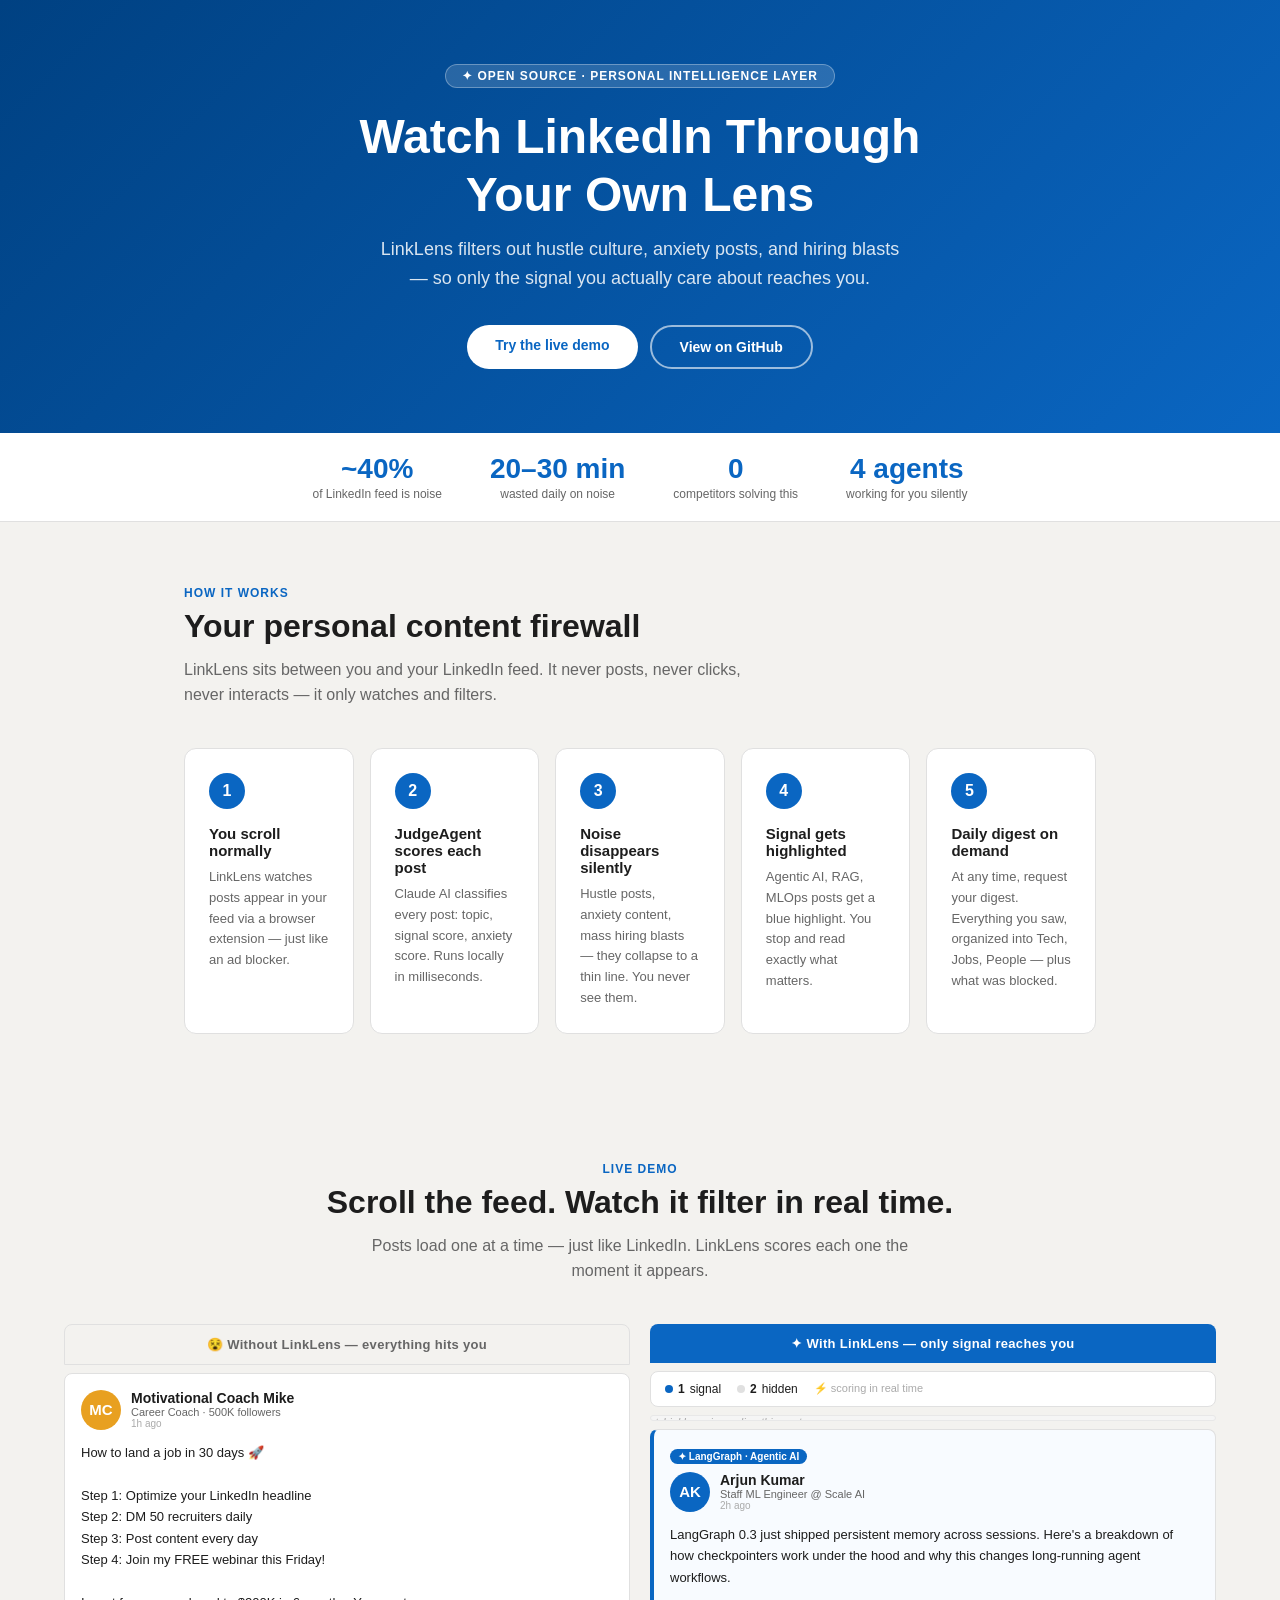
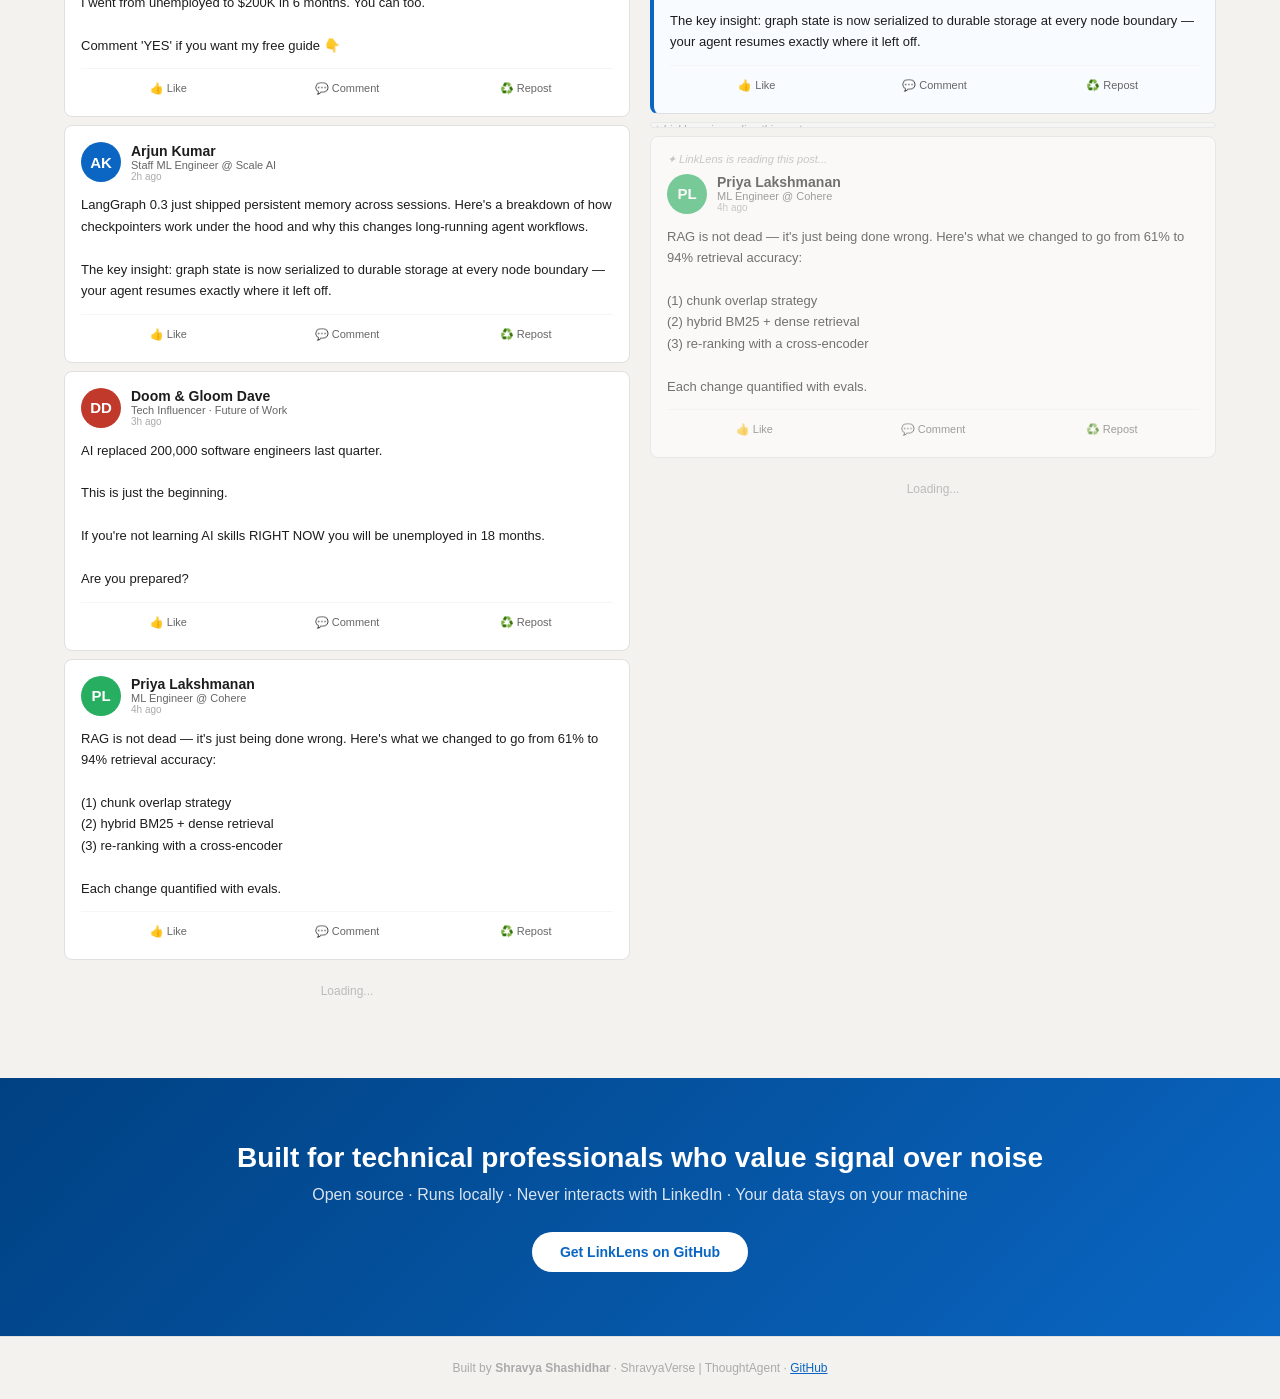
<file: demo-site/index.html>
<!DOCTYPE html>
<html lang="en">
<head>
  <meta charset="UTF-8" />
  <meta name="viewport" content="width=device-width, initial-scale=1.0" />
  <title>LinkLens — Watch LinkedIn Through Your Own Lens</title>
  <style>
    * { box-sizing: border-box; margin: 0; padding: 0; }

    :root {
      --blue: #0a66c2;
      --blue-dark: #004182;
      --blue-light: #f0f7ff;
      --green: #27ae60;
      --red: #c0392b;
      --bg: #f3f2ef;
      --card: #fff;
      --border: #e0e0e0;
      --text: #1d1d1d;
      --muted: #666;
    }

    body { background: var(--bg); font-family: -apple-system, BlinkMacSystemFont, "Segoe UI", Roboto, sans-serif; color: var(--text); }

    /* ── Hero ── */
    .hero {
      background: linear-gradient(135deg, #004182 0%, #0a66c2 100%);
      color: #fff;
      padding: 64px 24px;
      text-align: center;
    }
    .hero-badge {
      display: inline-block;
      background: rgba(255,255,255,0.15);
      border: 1px solid rgba(255,255,255,0.3);
      border-radius: 20px;
      padding: 4px 16px;
      font-size: 12px;
      font-weight: 600;
      letter-spacing: 1px;
      text-transform: uppercase;
      margin-bottom: 20px;
    }
    .hero h1 { font-size: clamp(28px, 5vw, 48px); font-weight: 800; margin-bottom: 12px; line-height: 1.2; }
    .hero p { font-size: 18px; opacity: 0.85; max-width: 540px; margin: 0 auto 32px; line-height: 1.6; }
    .hero-btns { display: flex; gap: 12px; justify-content: center; flex-wrap: wrap; }
    .btn-white { background: #fff; color: var(--blue); border: none; padding: 12px 28px; border-radius: 24px; font-size: 14px; font-weight: 700; cursor: pointer; text-decoration: none; display: inline-block; }
    .btn-outline { background: transparent; color: #fff; border: 2px solid rgba(255,255,255,0.6); padding: 12px 28px; border-radius: 24px; font-size: 14px; font-weight: 700; cursor: pointer; text-decoration: none; display: inline-block; }
    .btn-white:hover { background: #e8f0fe; }
    .btn-outline:hover { border-color: #fff; }

    /* ── Stats bar ── */
    .stats-bar {
      background: #fff;
      border-bottom: 1px solid var(--border);
      display: flex;
      justify-content: center;
      gap: 48px;
      padding: 20px 24px;
      flex-wrap: wrap;
    }
    .stat-item { text-align: center; }
    .stat-num { font-size: 28px; font-weight: 800; color: var(--blue); }
    .stat-label { font-size: 12px; color: var(--muted); margin-top: 2px; }

    /* ── Section ── */
    .section { max-width: 960px; margin: 0 auto; padding: 64px 24px; }
    .section-label { font-size: 12px; font-weight: 700; color: var(--blue); text-transform: uppercase; letter-spacing: 1px; margin-bottom: 8px; }
    .section-title { font-size: clamp(22px, 3vw, 32px); font-weight: 800; margin-bottom: 12px; }
    .section-sub { font-size: 16px; color: var(--muted); max-width: 560px; line-height: 1.6; }

    /* ── How it works ── */
    .steps { display: grid; grid-template-columns: repeat(5, 1fr); gap: 16px; margin-top: 40px; }
    @media (max-width: 800px) { .steps { grid-template-columns: repeat(2, 1fr); } }
    @media (max-width: 480px) { .steps { grid-template-columns: 1fr; } }
    .step { background: var(--card); border: 1px solid var(--border); border-radius: 12px; padding: 24px; }
    .step-num { width: 36px; height: 36px; background: var(--blue); color: #fff; border-radius: 50%; display: flex; align-items: center; justify-content: center; font-weight: 800; font-size: 16px; margin-bottom: 16px; }
    .step h3 { font-size: 15px; font-weight: 700; margin-bottom: 8px; }
    .step p { font-size: 13px; color: var(--muted); line-height: 1.6; }

    /* ── Demo ── */
    .demo-section { background: var(--bg); padding: 64px 0; }
    .demo-inner { max-width: 1200px; margin: 0 auto; padding: 0 24px; }
    .demo-header { text-align: center; margin-bottom: 40px; }

    /* Two-column layout */
    .demo-columns { display: grid; grid-template-columns: 1fr 1fr; gap: 20px; align-items: start; }
    @media (max-width: 700px) { .demo-columns { grid-template-columns: 1fr; } }

    .feed-col { display: flex; flex-direction: column; gap: 0; }
    .feed-col-header {
      border-radius: 8px 8px 0 0;
      padding: 12px 16px;
      font-size: 13px;
      font-weight: 700;
      text-align: center;
      margin-bottom: 8px;
      letter-spacing: 0.3px;
    }
    .feed-col-header.unfiltered {
      background: #f3f2ef;
      border: 1px solid var(--border);
      color: var(--muted);
    }
    .feed-col-header.filtered {
      background: var(--blue);
      color: #fff;
    }

    .feed { display: flex; flex-direction: column; gap: 8px; }

    /* Right column stats strip */
    .ll-stats {
      background: #fff;
      border: 1px solid var(--border);
      border-radius: 8px;
      padding: 10px 14px;
      display: flex;
      gap: 16px;
      font-size: 12px;
      margin-bottom: 8px;
      flex-wrap: wrap;
    }
    .ll-stat { display: flex; align-items: center; gap: 5px; }
    .ll-stat .dot { width: 8px; height: 8px; border-radius: 50%; flex-shrink: 0; }

    /* ── Post card ── */
    .ll-post {
      background: var(--card);
      border: 1px solid var(--border);
      border-radius: 8px;
      padding: 16px;
      position: relative;
      animation: fadeSlide 0.35s ease;
      overflow: hidden;
      transition: all 0.35s ease;
    }
    @keyframes fadeSlide { from { opacity: 0; transform: translateY(10px); } to { opacity: 1; transform: translateY(0); } }

    /* Scoring state */
    .ll-post[data-state="scoring"] { opacity: 0.6; }

    /* Hide state — silent thin line */
    .ll-post[data-state="hide"] {
      height: 6px !important;
      padding: 0 !important;
      border-color: #e8e8e8 !important;
      background: #f5f5f5 !important;
      overflow: hidden;
      cursor: pointer;
    }
    .ll-post[data-state="hide"]:hover { height: 20px !important; }
    .ll-post[data-state="hide"]::after {
      content: "Hidden by LinkLens · hover to peek";
      font-size: 10px;
      color: #bbb;
      display: flex;
      align-items: center;
      justify-content: center;
      height: 20px;
    }

    /* Highlight state */
    .ll-post[data-state="highlight"] {
      border-left: 4px solid var(--blue) !important;
      background: #f8fbff !important;
    }

    .post-header { display: flex; align-items: center; gap: 10px; margin-bottom: 12px; }
    .post-avatar { width: 40px; height: 40px; border-radius: 50%; display: flex; align-items: center; justify-content: center; font-weight: 800; font-size: 15px; color: #fff; flex-shrink: 0; }
    .post-meta { flex: 1; min-width: 0; }
    .post-author { font-weight: 700; font-size: 14px; }
    .post-role { font-size: 11px; color: var(--muted); white-space: nowrap; overflow: hidden; text-overflow: ellipsis; }
    .post-time { font-size: 10px; color: #aaa; }
    .post-text { font-size: 13px; line-height: 1.65; color: #1d1d1d; white-space: pre-wrap; }
    .post-actions { display: flex; gap: 4px; margin-top: 12px; padding-top: 8px; border-top: 1px solid #f5f5f5; }
    .post-btn { flex: 1; padding: 5px; background: none; border: none; font-size: 11px; color: var(--muted); cursor: pointer; border-radius: 4px; }
    .post-btn:hover { background: #f3f2ef; }

    .linklens-badge {
      display: inline-block;
      background: var(--blue);
      color: #fff;
      font-size: 10px;
      font-weight: 700;
      padding: 2px 8px;
      border-radius: 10px;
      margin-bottom: 8px;
    }

    .scoring-indicator {
      font-size: 11px;
      color: #aaa;
      font-style: italic;
      margin-bottom: 8px;
    }

    .sentinel { text-align: center; color: #bbb; font-size: 12px; padding: 16px; }

    .tag { display: inline-block; background: #e8f0fe; color: var(--blue); border-radius: 10px; padding: 2px 8px; font-size: 10px; margin: 2px; }

    /* ── Digest ── */
    .digest-box {
      background: var(--card);
      border: 1px solid var(--border);
      border-radius: 12px;
      padding: 24px;
      margin-top: 16px;
      display: none;
    }
    .digest-box.visible { display: block; animation: fadeSlide 0.4s ease; }
    .digest-stat {
      background: #f0faf4;
      border-left: 4px solid var(--green);
      padding: 10px 16px;
      border-radius: 4px;
      font-size: 14px;
      font-weight: 700;
      color: #1e8449;
      margin-bottom: 20px;
    }
    .digest-bucket { margin-bottom: 16px; }
    .digest-bucket h4 { font-size: 12px; font-weight: 800; color: var(--blue); text-transform: uppercase; letter-spacing: 0.5px; margin-bottom: 8px; }
    .digest-item { font-size: 13px; color: #333; padding: 4px 0 4px 16px; border-left: 2px solid #e0e0e0; margin-bottom: 4px; line-height: 1.5; }
    .digest-item.blocked { color: #aaa; font-style: italic; border-left-color: #f0f0f0; }
    .digest-btn { width: 100%; padding: 12px; background: var(--blue); color: #fff; border: none; border-radius: 8px; font-size: 14px; font-weight: 700; cursor: pointer; margin-top: 12px; }
    .digest-btn:hover { background: var(--blue-dark); }

    /* ── CTA ── */
    .cta { background: linear-gradient(135deg, #004182, #0a66c2); color: #fff; text-align: center; padding: 64px 24px; }
    .cta h2 { font-size: 28px; font-weight: 800; margin-bottom: 12px; }
    .cta p { font-size: 16px; opacity: 0.85; margin-bottom: 28px; }

    /* ── Footer ── */
    footer { text-align: center; padding: 24px; font-size: 12px; color: #aaa; border-top: 1px solid var(--border); }

    /* ── Onboarding modal ── */
    .modal-overlay {
      position: fixed;
      inset: 0;
      background: rgba(0,0,0,0.5);
      z-index: 1000;
      display: flex;
      align-items: center;
      justify-content: center;
      padding: 24px;
      backdrop-filter: blur(2px);
    }
    .modal-overlay.hidden { display: none; }
    .modal {
      background: #fff;
      border-radius: 16px;
      padding: 32px;
      max-width: 480px;
      width: 100%;
      box-shadow: 0 20px 60px rgba(0,0,0,0.2);
      animation: fadeSlide 0.3s ease;
    }
    .modal-logo { font-size: 20px; font-weight: 800; color: var(--blue); margin-bottom: 4px; }
    .modal h2 { font-size: 22px; font-weight: 800; margin-bottom: 6px; }
    .modal p { font-size: 14px; color: var(--muted); margin-bottom: 20px; line-height: 1.5; }
    .modal-options { display: flex; flex-direction: column; gap: 8px; margin-bottom: 24px; }
    .modal-option {
      display: flex;
      align-items: center;
      gap: 12px;
      padding: 10px 14px;
      border: 1.5px solid var(--border);
      border-radius: 8px;
      cursor: pointer;
      transition: border-color 0.15s, background 0.15s;
      user-select: none;
    }
    .modal-option:hover { border-color: var(--blue); background: var(--blue-light); }
    .modal-option.selected { border-color: var(--blue); background: var(--blue-light); }
    .modal-option input { display: none; }
    .modal-option .opt-emoji { font-size: 18px; width: 24px; text-align: center; }
    .modal-option .opt-label { font-size: 13px; font-weight: 500; color: #333; }
    .modal-option .opt-check {
      margin-left: auto;
      width: 18px;
      height: 18px;
      border: 2px solid var(--border);
      border-radius: 4px;
      display: flex;
      align-items: center;
      justify-content: center;
      font-size: 11px;
      color: var(--blue);
      transition: border-color 0.15s;
    }
    .modal-option.selected .opt-check { border-color: var(--blue); background: var(--blue); color: #fff; }
    .modal-start {
      width: 100%;
      padding: 14px;
      background: var(--blue);
      color: #fff;
      border: none;
      border-radius: 10px;
      font-size: 15px;
      font-weight: 700;
      cursor: pointer;
      transition: background 0.15s;
    }
    .modal-start:hover { background: var(--blue-dark); }
    .modal-skip { display: block; text-align: center; font-size: 12px; color: var(--muted); margin-top: 10px; cursor: pointer; }
    .modal-skip:hover { color: var(--blue); }
  </style>
</head>
<body>

<!-- Hero -->
<section class="hero">
  <div class="hero-badge">✦ Open Source · Personal Intelligence Layer</div>
  <h1>Watch LinkedIn Through<br>Your Own Lens</h1>
  <p>LinkLens filters out hustle culture, anxiety posts, and hiring blasts — so only the signal you actually care about reaches you.</p>
  <div class="hero-btns">
    <a href="#demo" class="btn-white">Try the live demo</a>
    <a href="https://github.com/shravyaverse/linklens" class="btn-outline" target="_blank">View on GitHub</a>
  </div>
</section>

<!-- Stats -->
<div class="stats-bar">
  <div class="stat-item"><div class="stat-num">~40%</div><div class="stat-label">of LinkedIn feed is noise</div></div>
  <div class="stat-item"><div class="stat-num">20–30 min</div><div class="stat-label">wasted daily on noise</div></div>
  <div class="stat-item"><div class="stat-num">0</div><div class="stat-label">competitors solving this</div></div>
  <div class="stat-item"><div class="stat-num">4 agents</div><div class="stat-label">working for you silently</div></div>
</div>

<!-- How it works -->
<section class="section">
  <div class="section-label">How it works</div>
  <div class="section-title">Your personal content firewall</div>
  <p class="section-sub">LinkLens sits between you and your LinkedIn feed. It never posts, never clicks, never interacts — it only watches and filters.</p>
  <div class="steps">
    <div class="step">
      <div class="step-num">1</div>
      <h3>You scroll normally</h3>
      <p>LinkLens watches posts appear in your feed via a browser extension — just like an ad blocker.</p>
    </div>
    <div class="step">
      <div class="step-num">2</div>
      <h3>JudgeAgent scores each post</h3>
      <p>Claude AI classifies every post: topic, signal score, anxiety score. Runs locally in milliseconds.</p>
    </div>
    <div class="step">
      <div class="step-num">3</div>
      <h3>Noise disappears silently</h3>
      <p>Hustle posts, anxiety content, mass hiring blasts — they collapse to a thin line. You never see them.</p>
    </div>
    <div class="step">
      <div class="step-num">4</div>
      <h3>Signal gets highlighted</h3>
      <p>Agentic AI, RAG, MLOps posts get a blue highlight. You stop and read exactly what matters.</p>
    </div>
    <div class="step">
      <div class="step-num">5</div>
      <h3>Daily digest on demand</h3>
      <p>At any time, request your digest. Everything you saw, organized into Tech, Jobs, People — plus what was blocked.</p>
    </div>
  </div>
</section>

<!-- Live Demo -->
<div class="demo-section" id="demo">
  <div class="demo-inner">
    <div class="demo-header">
      <div class="section-label">Live demo</div>
      <div class="section-title">Scroll the feed. Watch it filter in real time.</div>
      <p class="section-sub" style="margin: 0 auto">Posts load one at a time — just like LinkedIn. LinkLens scores each one the moment it appears.</p>
    </div>

    <div class="demo-columns">

      <!-- Left column: Without LinkLens -->
      <div class="feed-col">
        <div class="feed-col-header unfiltered">😵 Without LinkLens — everything hits you</div>
        <div class="feed" id="feed-left">
          <div class="sentinel" id="sentinel-left">Loading...</div>
        </div>
      </div>

      <!-- Right column: With LinkLens -->
      <div class="feed-col">
        <div class="feed-col-header filtered">✦ With LinkLens — only signal reaches you</div>
        <div class="ll-stats">
          <span class="ll-stat"><span class="dot" style="background:#0a66c2"></span><strong id="c-signal">0</strong> signal</span>
          <span class="ll-stat"><span class="dot" style="background:#e0e0e0"></span><strong id="c-hidden">0</strong> hidden</span>
          <span class="ll-stat" style="color:#aaa; font-size:11px;">⚡ scoring in real time</span>
        </div>
        <div class="feed" id="feed-right">
          <div class="sentinel" id="sentinel-right">Loading...</div>
        </div>

        <!-- Digest -->
        <div class="digest-box" id="digest-box">
          <div class="digest-stat" id="digest-stat"></div>
          <div id="digest-content"></div>
        </div>
      </div>

    </div>
  </div>
</div>

<!-- CTA -->
<div class="cta">
  <h2>Built for technical professionals who value signal over noise</h2>
  <p>Open source · Runs locally · Never interacts with LinkedIn · Your data stays on your machine</p>
  <a href="https://github.com/shravyaverse/linklens" class="btn-white" target="_blank">Get LinkLens on GitHub</a>
</div>

<footer>
  Built by <strong>Shravya Shashidhar</strong> · ShravyaVerse | ThoughtAgent · <a href="https://github.com/shravyaverse/linklens" style="color:#0a66c2">GitHub</a>
</footer>

<!-- Onboarding modal -->
<div class="modal-overlay hidden" id="modal-overlay">
  <div class="modal">
    <div class="modal-logo">LinkLens ✦</div>
    <h2>What don't you want to see today?</h2>
    <p>Select the types of content you want LinkLens to shield you from. You can change this anytime.</p>
    <div class="modal-options" id="modal-options">
      <label class="modal-option selected" data-id="hustle">
        <span class="opt-emoji">💪</span>
        <span class="opt-label">Hustle culture & morning routines</span>
        <span class="opt-check">✓</span>
      </label>
      <label class="modal-option selected" data-id="job_doom">
        <span class="opt-emoji">😰</span>
        <span class="opt-label">Job market doom & layoff anxiety</span>
        <span class="opt-check">✓</span>
      </label>
      <label class="modal-option selected" data-id="ai_doom">
        <span class="opt-emoji">🤖</span>
        <span class="opt-label">"AI will replace you" posts</span>
        <span class="opt-check">✓</span>
      </label>
      <label class="modal-option selected" data-id="mass_hiring">
        <span class="opt-emoji">📢</span>
        <span class="opt-label">Mass hiring blasts (500+ roles)</span>
        <span class="opt-check">✓</span>
      </label>
      <label class="modal-option selected" data-id="thought_leadership">
        <span class="opt-emoji">♻️</span>
        <span class="opt-label">Recycled thought leadership</span>
        <span class="opt-check">✓</span>
      </label>
      <label class="modal-option selected" data-id="career_coach">
        <span class="opt-emoji">🎯</span>
        <span class="opt-label">Career coaches & "DM me" job pitches</span>
        <span class="opt-check">✓</span>
      </label>
    </div>
    <button class="modal-start" id="modal-start">Start filtering my feed →</button>
    <span class="modal-skip" id="modal-skip">Skip — show everything</span>
  </div>
</div>

<script>
// ── Post data ──
const POSTS = [
  { id:"n1", color:"#e8a020", initials:"MC", author:"Motivational Coach Mike", role:"Career Coach · 500K followers", time:"1h",
    text:"How to land a job in 30 days 🚀\n\nStep 1: Optimize your LinkedIn headline\nStep 2: DM 50 recruiters daily\nStep 3: Post content every day\nStep 4: Join my FREE webinar this Friday!\n\nI went from unemployed to $200K in 6 months. You can too.\n\nComment 'YES' if you want my free guide 👇",
    signal: false, topic:"Career coach spam", anxiety: false },

  { id:"s1", color:"#0a66c2", initials:"AK", author:"Arjun Kumar", role:"Staff ML Engineer @ Scale AI", time:"2h",
    text:"LangGraph 0.3 just shipped persistent memory across sessions. Here's a breakdown of how checkpointers work under the hood and why this changes long-running agent workflows.\n\nThe key insight: graph state is now serialized to durable storage at every node boundary — your agent resumes exactly where it left off.",
    signal: true, topic:"LangGraph · Agentic AI", anxiety: false },

  { id:"n2", color:"#c0392b", initials:"DD", author:"Doom & Gloom Dave", role:"Tech Influencer · Future of Work", time:"3h",
    text:"AI replaced 200,000 software engineers last quarter.\n\nThis is just the beginning.\n\nIf you're not learning AI skills RIGHT NOW you will be unemployed in 18 months.\n\nAre you prepared?",
    signal: false, topic:"AI doom anxiety", anxiety: true },

  { id:"s2", color:"#27ae60", initials:"PL", author:"Priya Lakshmanan", role:"ML Engineer @ Cohere", time:"4h",
    text:"RAG is not dead — it's just being done wrong. Here's what we changed to go from 61% to 94% retrieval accuracy:\n\n(1) chunk overlap strategy\n(2) hybrid BM25 + dense retrieval\n(3) re-ranking with a cross-encoder\n\nEach change quantified with evals.",
    signal: true, topic:"RAG & Retrieval", anxiety: false },

  { id:"n3", color:"#d4a017", initials:"CC", author:"Career Coach Clara", role:"Helping professionals land $200K jobs", time:"5h",
    text:"Struggling to find a job in 2026? Here's the truth nobody tells you:\n\nYour resume is not the problem.\nYour mindset is.\n\nI help mid-career professionals land jobs in 60 days or less.\n\n✅ Resume rewrite\n✅ LinkedIn optimization\n✅ Interview coaching\n\nDM me 'READY' and I'll send you my free 5-day job search challenge 🎯",
    signal: false, topic:"Career coach pitch", anxiety: false },

  { id:"s3", color:"#16a085", initials:"JR", author:"Jordan Reyes", role:"Agentic AI Researcher @ Anthropic", time:"6h",
    text:"We ran a 72-hour autonomous agent experiment using CrewAI + GPT-4o. The agent completed 847 subtasks without human intervention.\n\nWhat broke: memory management and tool error recovery — not reasoning quality. Here's the full architecture breakdown.",
    signal: true, topic:"Autonomous agents · CrewAI", anxiety: false },

  { id:"n4", color:"#8e44ad", initials:"HR", author:"HR Hannah", role:"Talent Acquisition · MegaCorp", time:"7h",
    text:"🚨 WE ARE HIRING 🚨\n\nWe have 500+ open roles across Engineering, Product, Sales, Marketing, HR, Finance, and Operations!\n\nAll levels. All locations. Remote friendly.\n\nDrop your resume below or DM me! ♻️♻️♻️",
    signal: false, topic:"Mass hiring blast", anxiety: false },

  { id:"s4", color:"#2980b9", initials:"MV", author:"Maya Vasquez", role:"ML Infrastructure Lead @ Mistral", time:"8h",
    text:"How we serve 10M LLM requests/day on a $3k/month infra budget.\n\nKey decisions: vLLM for inference, speculative decoding for latency, aggressive KV cache tuning, and batching strategy.\n\nFull architecture diagram included.",
    signal: true, topic:"LLM Inference · MLOps", anxiety: false },

  { id:"n5", color:"#e67e22", initials:"SB", author:"Self-Made Steve", role:"Entrepreneur · Founder · Investor", time:"9h",
    text:"I turned down a $500k offer to bet on myself.\n\nEveryone thought I was crazy.\n\nThat was 2 years ago.\n\nToday my company does $2M ARR.\n\nThe lesson: bet on yourself. Like if you agree 👍",
    signal: false, topic:"Hustle brag", anxiety: false },

  { id:"s5", color:"#8e44ad", initials:"RC", author:"Ravi Chandra", role:"LLMOps @ Weights & Biases", time:"10h",
    text:"LLM evals are still broken in most teams. Here's the eval stack we built:\n\n— Unit evals for tool calls\n— Integration evals for multi-turn flows\n— Human preference pipeline for quality\n\nAll open source. Biggest blocker: getting engineers to run evals in CI.",
    signal: true, topic:"LLM Evals · LLMOps", anxiety: false },

  { id:"n6", color:"#7f8c8d", initials:"VT", author:"Veteran Tech Tim", role:"20 years in tech · Now consulting", time:"11h",
    text:"The tech job market is the worst I've seen in 20 years.\n\nSenior engineers applying to 300 jobs with no callbacks.\n\nL5s at FAANG being let go with no warning.\n\nIf you have a job right now, do NOT leave it.",
    signal: false, topic:"Job market doom", anxiety: true },

  { id:"n7", color:"#bdc3c7", initials:"GL", author:"Generic LinkedIn", role:"Thought Leader · Consultant", time:"12h",
    text:"AI is not going to replace you.\n\nA person using AI will replace you.\n\nThis applies to every industry. Every job. Every role.\n\nStart learning AI today. Repost to remind your network ♻️",
    signal: false, topic:"Recycled thought leadership", anxiety: false },

  { id:"s6", color:"#1abc9c", initials:"TN", author:"Tanaka Noboru", role:"Backend Engineer · Vector DB", time:"13h",
    text:"We replaced ChromaDB with pgvector in production and cut p99 retrieval latency from 340ms to 47ms.\n\nHere's the migration path, indexing strategy, and the one gotcha that cost us 3 hours of debugging.",
    signal: true, topic:"Vector DB · pgvector", anxiety: false },

  { id:"n8", color:"#d4a017", initials:"JC", author:"Job Coach Jennifer", role:"Career Strategist · ex-Google Recruiter", time:"14h",
    text:"I reviewed 1,000 resumes this month. Here's why you're not getting callbacks:\n\n❌ Generic objective statement\n❌ Responsibilities instead of achievements\n❌ No keywords from the job description\n❌ Wrong format for ATS\n\nWant me to review yours? Comment 'REVIEW' below 👇\n\n#JobSearch #CareerAdvice #Resume2026",
    signal: false, topic:"Career coach pitch", anxiety: false },
];

// ── Block list (set by onboarding) ──
let activeBlockList = ["hustle", "job_doom", "ai_doom", "mass_hiring", "thought_leadership", "career_coach"];

const POST_BLOCK_MAP = {
  "n1": ["career_coach", "hustle"],
  "n2": ["ai_doom", "job_doom"],
  "n3": ["career_coach"],
  "n4": ["mass_hiring"],
  "n5": ["hustle"],
  "n6": ["job_doom"],
  "n7": ["thought_leadership"],
  "n8": ["career_coach"],
};

function shouldHide(postId) {
  const tags = POST_BLOCK_MAP[postId] || [];
  return tags.some(t => activeBlockList.includes(t));
}

// ── Modal ──
document.querySelectorAll(".modal-option").forEach(opt => {
  opt.addEventListener("click", () => opt.classList.toggle("selected"));
});

function showModal() {
  document.querySelectorAll(".modal-option").forEach(o => o.classList.add("selected"));
  document.getElementById("modal-overlay").classList.remove("hidden");
}

function startDemo(blockList) {
  activeBlockList = blockList;
  document.getElementById("modal-overlay").classList.add("hidden");
  resetFeeds();
  document.getElementById("demo").scrollIntoView({ behavior: "smooth" });
}

document.getElementById("modal-start").addEventListener("click", () => {
  const selected = [...document.querySelectorAll(".modal-option.selected")].map(o => o.dataset.id);
  startDemo(selected);
});

document.getElementById("modal-skip").addEventListener("click", () => startDemo([]));

document.querySelector("a[href='#demo']").addEventListener("click", (e) => {
  e.preventDefault();
  showModal();
});

// ── State ──
const SCORING_DELAY = 700;
let postIndex = 0;
let counts = { hidden: 0, signal: 0 };

function updateCounters() {
  document.getElementById("c-hidden").textContent = counts.hidden;
  document.getElementById("c-signal").textContent = counts.signal;
}

// ── Post HTML builder (shared) ──
function postInnerHTML(p) {
  return `
    <div class="post-header">
      <div class="post-avatar" style="background:${p.color}">${p.initials}</div>
      <div class="post-meta">
        <div class="post-author">${p.author}</div>
        <div class="post-role">${p.role}</div>
        <div class="post-time">${p.time} ago</div>
      </div>
    </div>
    <div class="post-text">${p.text}</div>
    <div class="post-actions">
      <button class="post-btn">👍 Like</button>
      <button class="post-btn">💬 Comment</button>
      <button class="post-btn">♻️ Repost</button>
    </div>
  `;
}

// ── Left column: unfiltered, instant ──
function buildPostLeft(p) {
  const article = document.createElement("article");
  article.className = "ll-post";
  article.setAttribute("data-state", "show");
  article.innerHTML = postInnerHTML(p);
  return article;
}

// ── Right column: scored + filtered ──
function buildPostRight(p) {
  const article = document.createElement("article");
  article.className = "ll-post";
  article.setAttribute("data-state", "scoring");
  article.innerHTML = `<div class="scoring-indicator">✦ LinkLens is reading this post...</div>` + postInnerHTML(p);

  setTimeout(() => {
    const hide = shouldHide(p.id);
    if (hide) {
      article.setAttribute("data-state", "hide");
      counts.hidden++;
    } else if (p.signal) {
      article.setAttribute("data-state", "highlight");
      const indicator = article.querySelector(".scoring-indicator");
      if (indicator) { indicator.className = "linklens-badge"; indicator.textContent = `✦ ${p.topic}`; }
      counts.signal++;
    } else {
      article.setAttribute("data-state", "show");
      const indicator = article.querySelector(".scoring-indicator");
      if (indicator) indicator.remove();
    }
    updateCounters();

    // Chain: keep loading if sentinel is still visible
    const sentinel = document.getElementById("sentinel-right");
    if (sentinel && postIndex < POSTS.length) {
      const rect = sentinel.getBoundingClientRect();
      if (rect.top <= window.innerHeight + 400) setTimeout(loadNextPost, 200);
    }
    if (postIndex >= POSTS.length) {
      if (sentinel) sentinel.textContent = "You're all caught up ✦";
      setTimeout(showDigestButton, 500);
    }
  }, SCORING_DELAY);

  return article;
}

// ── Load one post into both columns simultaneously ──
function loadNextPost() {
  if (postIndex >= POSTS.length) return;
  const p = POSTS[postIndex++];

  const feedLeft = document.getElementById("feed-left");
  const sentinelLeft = document.getElementById("sentinel-left");
  feedLeft.insertBefore(buildPostLeft(p), sentinelLeft);

  const feedRight = document.getElementById("feed-right");
  const sentinelRight = document.getElementById("sentinel-right");
  feedRight.insertBefore(buildPostRight(p), sentinelRight);

  if (postIndex >= POSTS.length) {
    if (sentinelLeft) sentinelLeft.textContent = "End of feed";
  }
}

// ── Reset both feeds ──
function resetFeeds() {
  postIndex = 0;
  counts = { hidden: 0, signal: 0 };
  updateCounters();

  ["feed-left", "feed-right"].forEach(id => {
    const feed = document.getElementById(id);
    feed.querySelectorAll(".ll-post, .digest-btn, #show-digest-btn").forEach(el => el.remove());
  });

  document.getElementById("digest-box").classList.remove("visible");

  document.getElementById("sentinel-left").textContent = "Loading...";
  document.getElementById("sentinel-right").textContent = "Loading...";

  // Observe right sentinel for scroll-triggered loading
  observer.observe(document.getElementById("sentinel-right"));

  // Load first 3 pairs immediately
  loadNextPost();
  loadNextPost();
  loadNextPost();
}

// ── Digest ──
function showDigestButton() {
  const feedRight = document.getElementById("feed-right");
  if (document.getElementById("show-digest-btn")) return;
  const btn = document.createElement("button");
  btn.id = "show-digest-btn";
  btn.className = "digest-btn";
  btn.textContent = "Show today's digest ✦";
  btn.onclick = generateDigest;
  feedRight.appendChild(btn);
}

function generateDigest() {
  const box = document.getElementById("digest-box");
  const stat = document.getElementById("digest-stat");
  const content = document.getElementById("digest-content");

  const hiddenPosts = POSTS.filter(p => shouldHide(p.id));
  const hustleCount = hiddenPosts.filter(p => p.topic.toLowerCase().includes("hustle") || p.topic.toLowerCase().includes("brag")).length;
  const anxietyCount = hiddenPosts.filter(p => p.anxiety).length;
  const hiringCount = hiddenPosts.filter(p => p.topic.toLowerCase().includes("hiring")).length;
  const thoughtCount = hiddenPosts.filter(p => p.topic.toLowerCase().includes("recycled") || p.topic.toLowerCase().includes("thought")).length;
  const coachCount = hiddenPosts.filter(p => p.topic.toLowerCase().includes("coach")).length;

  const parts = [];
  if (hustleCount) parts.push(`${hustleCount} hustle post${hustleCount > 1 ? "s" : ""}`);
  if (anxietyCount) parts.push(`${anxietyCount} anxiety post${anxietyCount > 1 ? "s" : ""}`);
  if (hiringCount) parts.push(`${hiringCount} hiring blast${hiringCount > 1 ? "s" : ""}`);
  if (thoughtCount) parts.push(`${thoughtCount} recycled thought leadership`);
  if (coachCount) parts.push(`${coachCount} career coach pitch${coachCount > 1 ? "es" : ""}`);

  stat.textContent = `✦ LinkLens had your back today. ${parts.join(", ")} filtered — you didn't have to see any of it.`;

  const signalPosts = POSTS.filter(p => p.signal);
  content.innerHTML = `
    <div class="digest-bucket">
      <h4>⚡ Tech signal</h4>
      ${signalPosts.map(p => `<div class="digest-item"><strong>${p.topic}</strong> — ${p.text.split("\n")[0].slice(0, 80)}...</div>`).join("")}
    </div>
    <div class="digest-bucket">
      <h4>🚫 Filtered today</h4>
      ${hustleCount ? `<div class="digest-item blocked">· ${hustleCount} hustle post${hustleCount>1?"s":""} blocked</div>` : ""}
      ${anxietyCount ? `<div class="digest-item blocked">· ${anxietyCount} anxiety post${anxietyCount>1?"s":""} blocked</div>` : ""}
      ${hiringCount ? `<div class="digest-item blocked">· ${hiringCount} mass hiring blast${hiringCount>1?"s":""} blocked</div>` : ""}
      ${thoughtCount ? `<div class="digest-item blocked">· ${thoughtCount} recycled thought leadership blocked</div>` : ""}
      ${coachCount ? `<div class="digest-item blocked">· ${coachCount} career coach pitch${coachCount>1?"es":""} blocked</div>` : ""}
    </div>
    <div class="digest-bucket">
      <h4>✅ Worth acting on</h4>
      ${signalPosts.slice(0,2).map(p => `<div class="digest-item"><strong>${p.author}</strong> on ${p.topic} — worth reading in full</div>`).join("")}
    </div>
  `;

  box.classList.add("visible");
  box.scrollIntoView({ behavior: "smooth", block: "start" });
}

// ── IntersectionObserver for right sentinel ──
const observer = new IntersectionObserver((entries) => {
  if (entries[0].isIntersecting && postIndex < POSTS.length) loadNextPost();
}, { rootMargin: "400px" });

observer.observe(document.getElementById("sentinel-right"));

// Load first 3 pairs on page load
loadNextPost();
loadNextPost();
loadNextPost();
</script>
</body>
</html>
</file>
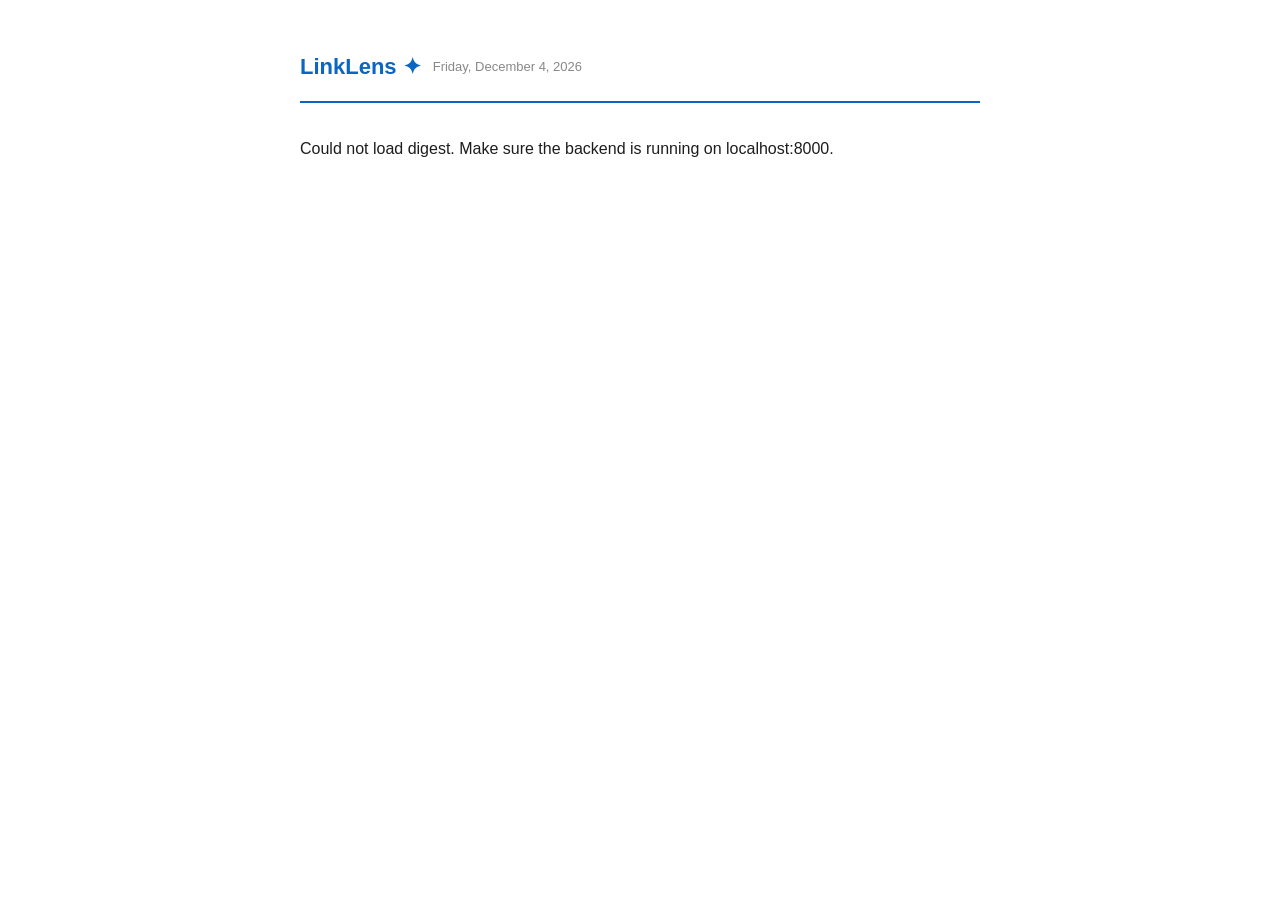
<file: extension/digest.html>
<!DOCTYPE html>
<html>
<head>
  <meta charset="utf-8" />
  <title>LinkLens Daily Digest</title>
  <style>
    body {
      font-family: -apple-system, BlinkMacSystemFont, "Segoe UI", sans-serif;
      max-width: 680px;
      margin: 48px auto;
      padding: 0 24px;
      color: #1d1d1d;
      line-height: 1.7;
    }
    .header {
      display: flex;
      align-items: center;
      gap: 12px;
      margin-bottom: 32px;
      padding-bottom: 16px;
      border-bottom: 2px solid #0a66c2;
    }
    .logo { font-size: 22px; font-weight: 800; color: #0a66c2; }
    .date { font-size: 13px; color: #888; }
    .brief { font-size: 15px; }
    .brief h2 { font-size: 15px; font-weight: 700; color: #0a66c2; margin: 24px 0 8px; text-transform: uppercase; letter-spacing: 0.5px; }
    .brief ul { padding-left: 20px; margin: 4px 0 12px; }
    .brief li { margin: 4px 0; }
    .brief hr { border: none; border-top: 1px solid #eee; margin: 16px 0; }
    .brief h1, .brief h2, .brief h3 {
      margin-top: 24px;
      margin-bottom: 8px;
    }
    .stat-line {
      background: #f0faf4;
      border-left: 4px solid #27ae60;
      padding: 10px 16px;
      border-radius: 4px;
      font-size: 14px;
      font-weight: 600;
      color: #1e8449;
      margin-bottom: 24px;
    }
  </style>
</head>
<body>
  <div class="header">
    <div class="logo">LinkLens ✦</div>
    <div class="date" id="date"></div>
  </div>
  <div id="content"></div>

  <script src="digest.js"></script>
</body>
</html>
</file>
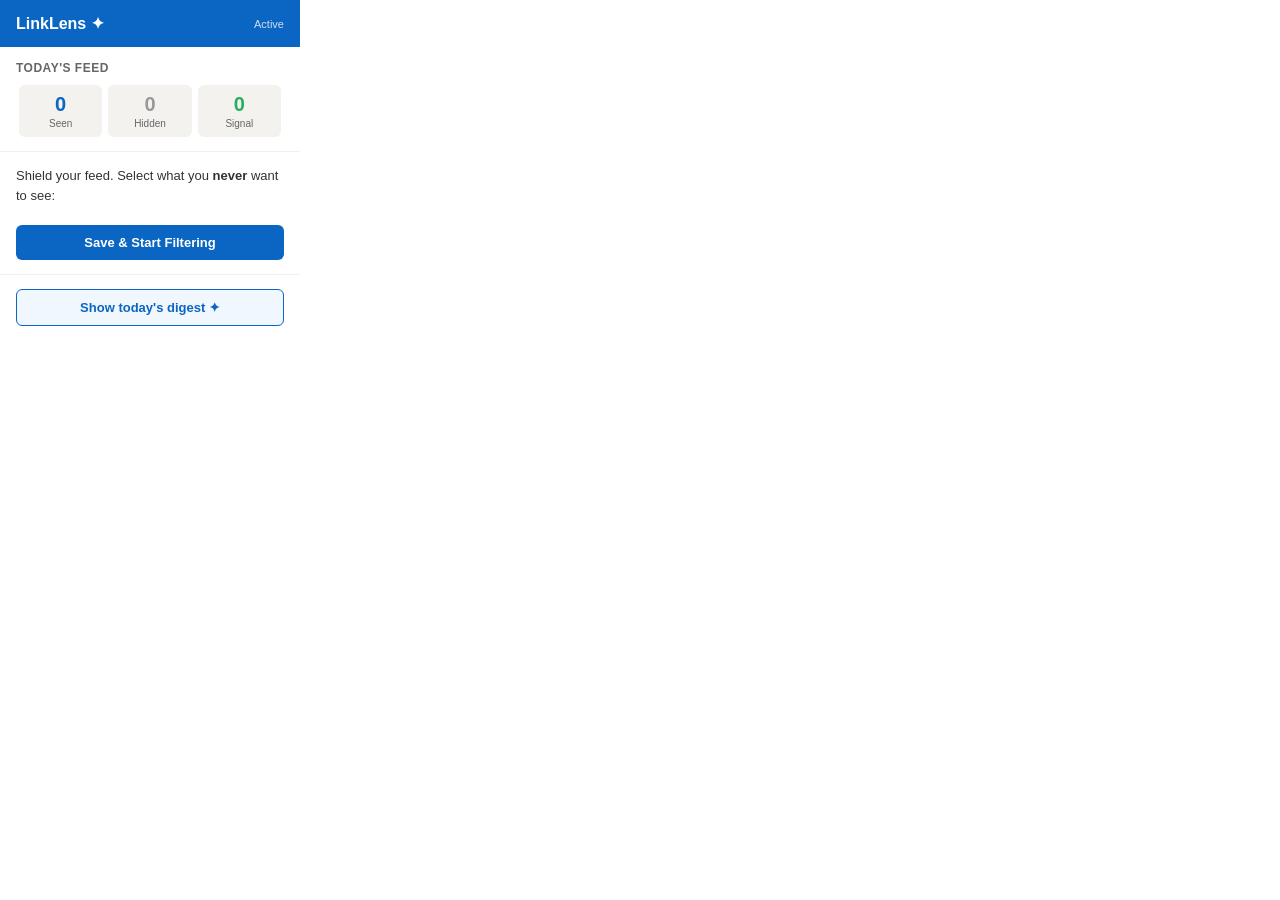
<file: extension/popup.html>
<!DOCTYPE html>
<html>
<head>
  <meta charset="utf-8" />
  <style>
    * { box-sizing: border-box; margin: 0; padding: 0; }
    body {
      font-family: -apple-system, BlinkMacSystemFont, "Segoe UI", sans-serif;
      width: 300px;
      background: #fff;
      color: #1d1d1d;
    }

    .header {
      background: #0a66c2;
      color: #fff;
      padding: 14px 16px;
      display: flex;
      align-items: center;
      justify-content: space-between;
    }
    .header h1 { font-size: 16px; font-weight: 700; }
    .header span { font-size: 11px; opacity: 0.8; }

    .section { padding: 14px 16px; border-bottom: 1px solid #f0f0f0; }
    .section h2 { font-size: 12px; font-weight: 600; color: #666; text-transform: uppercase; letter-spacing: 0.5px; margin-bottom: 10px; }

    /* Stats bar */
    .stats { display: flex; gap: 0; }
    .stat {
      flex: 1;
      text-align: center;
      padding: 8px 4px;
      border-radius: 6px;
      background: #f3f2ef;
      margin: 0 3px;
    }
    .stat-num { font-size: 20px; font-weight: 700; color: #0a66c2; }
    .stat-label { font-size: 10px; color: #666; margin-top: 2px; }

    /* Onboarding */
    .onboarding-msg {
      font-size: 13px;
      color: #333;
      line-height: 1.5;
      margin-bottom: 12px;
    }

    /* Continue banner */
    .continue-banner {
      background: #f0f7ff;
      border: 1px solid #cce0ff;
      border-radius: 8px;
      padding: 10px 12px;
      font-size: 12px;
      color: #004182;
      margin-bottom: 10px;
      display: flex;
      align-items: center;
      gap: 8px;
    }
    .continue-banner span { flex: 1; }

    /* Block list */
    .block-item {
      display: flex;
      align-items: center;
      gap: 10px;
      padding: 7px 0;
      font-size: 13px;
      cursor: pointer;
      border-bottom: 1px solid #f8f8f8;
    }
    .block-item:last-child { border-bottom: none; }
    .block-item input[type="checkbox"] { width: 16px; height: 16px; accent-color: #0a66c2; cursor: pointer; }
    .block-item label { flex: 1; cursor: pointer; color: #333; }
    .block-item .emoji { font-size: 15px; width: 20px; text-align: center; }

    /* Custom patterns */
    .custom-patterns { margin-top: 8px; }
    .custom-tag {
      display: inline-flex;
      align-items: center;
      gap: 4px;
      background: #fee;
      color: #c0392b;
      border-radius: 12px;
      padding: 3px 10px;
      font-size: 11px;
      margin: 2px;
    }
    .custom-tag button {
      background: none;
      border: none;
      color: #c0392b;
      cursor: pointer;
      font-size: 13px;
      padding: 0;
      line-height: 1;
    }

    /* Buttons */
    .btn {
      width: 100%;
      padding: 10px;
      border-radius: 6px;
      border: none;
      font-size: 13px;
      font-weight: 600;
      cursor: pointer;
      margin-top: 8px;
    }
    .btn-primary { background: #0a66c2; color: #fff; }
    .btn-primary:hover { background: #004182; }
    .btn-secondary { background: #f3f2ef; color: #333; }
    .btn-secondary:hover { background: #e0e0e0; }

    /* Digest */
    .digest-section { padding: 14px 16px; }
    .digest-btn {
      width: 100%;
      padding: 10px;
      background: #f0f7ff;
      border: 1px solid #0a66c2;
      border-radius: 6px;
      color: #0a66c2;
      font-size: 13px;
      font-weight: 600;
      cursor: pointer;
    }
    .digest-btn:hover { background: #e0efff; }

    .mental-health-stat {
      font-size: 12px;
      color: #27ae60;
      font-weight: 600;
      text-align: center;
      margin-top: 8px;
    }

    .hidden { display: none; }

    /* Current filters display */
    .filter-tag {
      display: inline-block;
      background: #fff0f0;
      color: #c0392b;
      border-radius: 12px;
      padding: 3px 10px;
      font-size: 11px;
      margin: 2px;
      border: 1px solid #fcc;
    }
    .filter-tag.custom {
      background: #fff8e1;
      color: #e67e22;
      border-color: #ffe0a0;
    }
  </style>
</head>
<body>

<div class="header">
  <h1>LinkLens ✦</h1>
  <span id="status-text">Active</span>
</div>

<!-- Stats -->
<div class="section">
  <h2>Today's feed</h2>
  <div class="stats">
    <div class="stat">
      <div class="stat-num" id="stat-total">0</div>
      <div class="stat-label">Seen</div>
    </div>
    <div class="stat">
      <div class="stat-num" id="stat-hidden" style="color:#999">0</div>
      <div class="stat-label">Hidden</div>
    </div>
    <div class="stat">
      <div class="stat-num" id="stat-signal" style="color:#27ae60">0</div>
      <div class="stat-label">Signal</div>
    </div>
  </div>
  <div class="mental-health-stat" id="mh-stat" style="display:none"></div>
</div>

<!-- Onboarding (first visit) -->
<div class="section" id="onboarding-section">
  <p class="onboarding-msg">Shield your feed. Select what you <strong>never</strong> want to see:</p>
  <div id="block-list"></div>
  <button class="btn btn-primary" id="save-btn">Save & Start Filtering</button>
</div>

<!-- Return visit -->
<div class="section hidden" id="return-section">
  <h2>Currently blocking</h2>
  <div id="current-filters" style="margin-bottom:10px"></div>
  <button class="btn btn-secondary" id="edit-btn">Edit filters</button>
</div>

<!-- Digest -->
<div class="digest-section">
  <button class="digest-btn" id="digest-btn">Show today's digest ✦</button>
</div>

<script src="popup.js"></script>
</body>
</html>
</file>
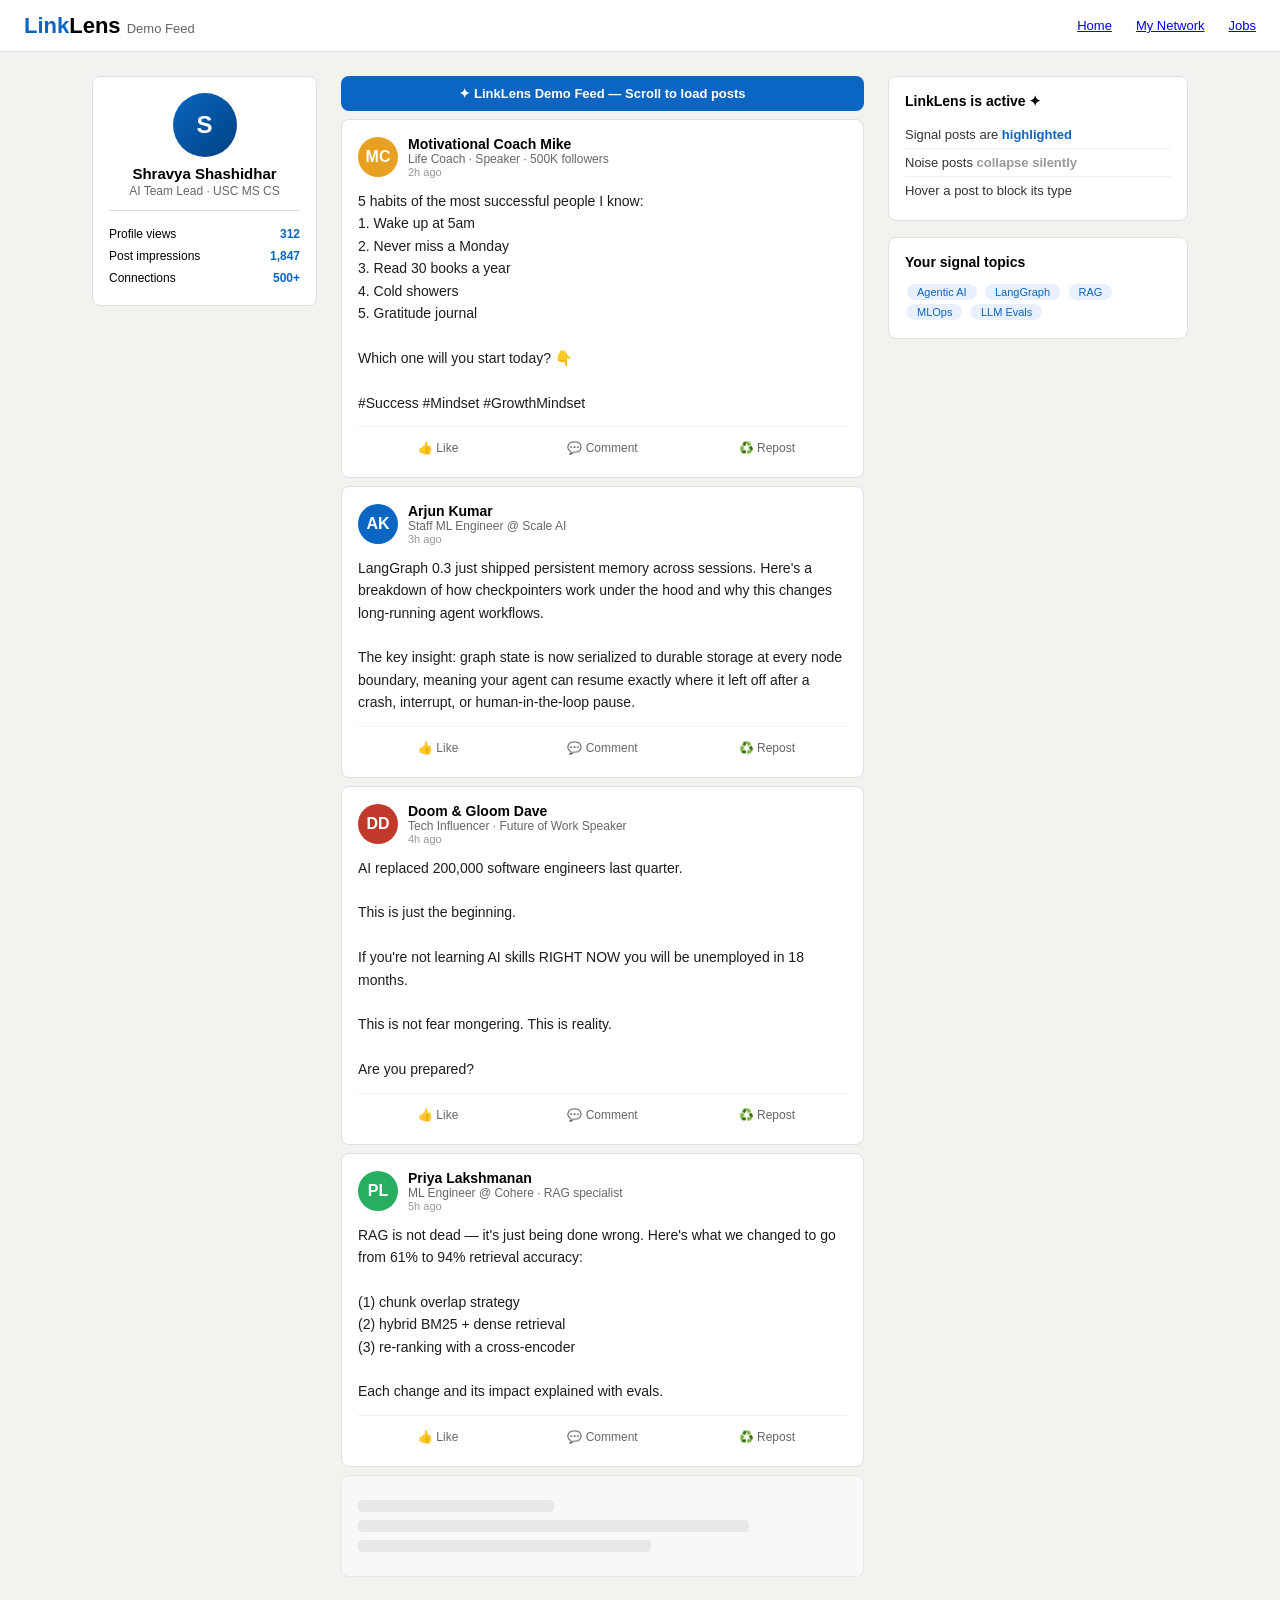
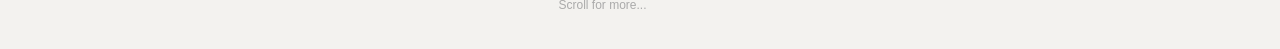
<file: backend/static/demo.html>
<!DOCTYPE html>
<html lang="en">
<head>
  <meta charset="UTF-8" />
  <meta name="viewport" content="width=device-width, initial-scale=1.0" />
  <title>LinkLens Demo Feed</title>
  <style>
    * { box-sizing: border-box; margin: 0; padding: 0; }
    body { background: #f3f2ef; font-family: -apple-system, BlinkMacSystemFont, "Segoe UI", Roboto, sans-serif; color: #000; }

    .nav { background: #fff; border-bottom: 1px solid #e0e0e0; padding: 0 24px; height: 52px; display: flex; align-items: center; justify-content: space-between; position: sticky; top: 0; z-index: 100; }
    .nav-logo { font-size: 22px; font-weight: 800; color: #0a66c2; }
    .nav-logo span { color: #000; }
    .nav-links { display: flex; gap: 24px; font-size: 13px; color: #666; }

    .layout { max-width: 1128px; margin: 24px auto; display: grid; grid-template-columns: 225px 1fr 300px; gap: 24px; padding: 0 16px; }

    .sidebar { background: #fff; border: 1px solid #e0e0e0; border-radius: 8px; padding: 16px; height: fit-content; }
    .sidebar-avatar { width: 64px; height: 64px; border-radius: 50%; background: linear-gradient(135deg, #0a66c2, #004182); margin: 0 auto 8px; display: flex; align-items: center; justify-content: center; color: #fff; font-size: 24px; font-weight: 700; }
    .sidebar-name { font-weight: 600; font-size: 15px; text-align: center; }
    .sidebar-title { font-size: 12px; color: #666; text-align: center; margin-top: 2px; }
    .sidebar-divider { border: none; border-top: 1px solid #e0e0e0; margin: 12px 0; }
    .sidebar-stat { display: flex; justify-content: space-between; font-size: 12px; padding: 4px 0; }
    .sidebar-stat span:last-child { font-weight: 600; color: #0a66c2; }

    .feed { display: flex; flex-direction: column; gap: 8px; }

    .linklens-demo-label { background: #0a66c2; color: #fff; border-radius: 8px; padding: 10px 16px; font-size: 13px; font-weight: 600; text-align: center; }

    /* Post skeleton shown while loading */
    .ll-post-skeleton {
      background: #fff;
      border: 1px solid #e0e0e0;
      border-radius: 8px;
      padding: 16px;
      opacity: 0.5;
      animation: pulse 1s infinite alternate;
    }
    .skeleton-line { height: 12px; background: #e0e0e0; border-radius: 4px; margin: 8px 0; }
    @keyframes pulse { from { opacity: 0.4; } to { opacity: 0.7; } }

    .ll-post { background: #fff; border: 1px solid #e0e0e0; border-radius: 8px; padding: 16px; position: relative; animation: fadeIn 0.3s ease; }
    @keyframes fadeIn { from { opacity: 0; transform: translateY(8px); } to { opacity: 1; transform: translateY(0); } }

    .post-header { display: flex; align-items: center; gap: 10px; margin-bottom: 12px; }
    .post-avatar { width: 40px; height: 40px; border-radius: 50%; display: flex; align-items: center; justify-content: center; font-weight: 700; font-size: 16px; color: #fff; flex-shrink: 0; }
    .post-meta { flex: 1; }
    .post-author { font-weight: 600; font-size: 14px; }
    .post-role { font-size: 12px; color: #666; }
    .post-time { font-size: 11px; color: #999; }
    .post-text { font-size: 14px; line-height: 1.6; color: #1d1d1d; white-space: pre-wrap; }
    .post-actions { display: flex; gap: 4px; margin-top: 12px; padding-top: 8px; border-top: 1px solid #f0f0f0; }
    .post-btn { flex: 1; padding: 6px; background: none; border: none; border-radius: 4px; font-size: 12px; color: #666; cursor: pointer; text-align: center; }
    .post-btn:hover { background: #f3f2ef; color: #0a66c2; }

    /* Sentinel triggers next post load */
    .sentinel { height: 40px; display: flex; align-items: center; justify-content: center; color: #aaa; font-size: 12px; }

    .right-sidebar { display: flex; flex-direction: column; gap: 16px; }
    .widget { background: #fff; border: 1px solid #e0e0e0; border-radius: 8px; padding: 16px; }
    .widget h3 { font-size: 14px; font-weight: 600; margin-bottom: 12px; }
    .widget-item { font-size: 13px; color: #333; padding: 6px 0; border-bottom: 1px solid #f0f0f0; }
    .widget-item:last-child { border-bottom: none; }
    .tag { display: inline-block; background: #e8f0fe; color: #0a66c2; border-radius: 12px; padding: 2px 10px; font-size: 11px; margin: 2px; }

    @media (max-width: 900px) { .layout { grid-template-columns: 1fr; } .sidebar, .right-sidebar { display: none; } }
  </style>
</head>
<body>

<nav class="nav">
  <div class="nav-logo">Link<span>Lens</span> <span style="font-size:13px;font-weight:400;color:#666">Demo Feed</span></div>
  <div class="nav-links"><a href="#">Home</a><a href="#">My Network</a><a href="#">Jobs</a></div>
</nav>

<div class="layout">
  <aside class="sidebar">
    <div class="sidebar-avatar">S</div>
    <div class="sidebar-name">Shravya Shashidhar</div>
    <div class="sidebar-title">AI Team Lead · USC MS CS</div>
    <hr class="sidebar-divider" />
    <div class="sidebar-stat"><span>Profile views</span><span>312</span></div>
    <div class="sidebar-stat"><span>Post impressions</span><span>1,847</span></div>
    <div class="sidebar-stat"><span>Connections</span><span>500+</span></div>
  </aside>

  <main class="feed" id="feed">
    <div class="linklens-demo-label">✦ LinkLens Demo Feed — Scroll to load posts</div>
    <!-- Posts injected here by JS -->
    <div class="sentinel" id="sentinel">Scroll for more...</div>
  </main>

  <aside class="right-sidebar">
    <div class="widget">
      <h3>LinkLens is active ✦</h3>
      <div class="widget-item">Signal posts are <strong style="color:#0a66c2">highlighted</strong></div>
      <div class="widget-item">Noise posts <strong style="color:#999">collapse silently</strong></div>
      <div class="widget-item">Hover a post to block its type</div>
    </div>
    <div class="widget">
      <h3>Your signal topics</h3>
      <div>
        <span class="tag">Agentic AI</span>
        <span class="tag">LangGraph</span>
        <span class="tag">RAG</span>
        <span class="tag">MLOps</span>
        <span class="tag">LLM Evals</span>
      </div>
    </div>
  </aside>
</div>

<script>
const POSTS = [
  { id: "n1", color: "#e8a020", initials: "MC", author: "Motivational Coach Mike", role: "Life Coach · Speaker · 500K followers", time: "2h ago",
    text: "5 habits of the most successful people I know:\n1. Wake up at 5am\n2. Never miss a Monday\n3. Read 30 books a year\n4. Cold showers\n5. Gratitude journal\n\nWhich one will you start today? 👇\n\n#Success #Mindset #GrowthMindset" },

  { id: "s3", color: "#0a66c2", initials: "AK", author: "Arjun Kumar", role: "Staff ML Engineer @ Scale AI", time: "3h ago",
    text: "LangGraph 0.3 just shipped persistent memory across sessions. Here's a breakdown of how checkpointers work under the hood and why this changes long-running agent workflows.\n\nThe key insight: graph state is now serialized to durable storage at every node boundary, meaning your agent can resume exactly where it left off after a crash, interrupt, or human-in-the-loop pause." },

  { id: "n5", color: "#c0392b", initials: "DD", author: "Doom & Gloom Dave", role: "Tech Influencer · Future of Work Speaker", time: "4h ago",
    text: "AI replaced 200,000 software engineers last quarter.\n\nThis is just the beginning.\n\nIf you're not learning AI skills RIGHT NOW you will be unemployed in 18 months.\n\nThis is not fear mongering. This is reality.\n\nAre you prepared?" },

  { id: "s6", color: "#27ae60", initials: "PL", author: "Priya Lakshmanan", role: "ML Engineer @ Cohere · RAG specialist", time: "5h ago",
    text: "RAG is not dead — it's just being done wrong. Here's what we changed to go from 61% to 94% retrieval accuracy:\n\n(1) chunk overlap strategy\n(2) hybrid BM25 + dense retrieval\n(3) re-ranking with a cross-encoder\n\nEach change and its impact explained with evals." },

  { id: "n8", color: "#8e44ad", initials: "HR", author: "HR Hannah", role: "Talent Acquisition · MegaCorp Inc.", time: "6h ago",
    text: "🚨 WE ARE HIRING 🚨\n\nWe have 500+ open roles across Engineering, Product, Sales, Marketing, HR, Finance, and Operations!\n\nAll levels. All locations. Remote friendly.\n\nDrop your resume below or DM me!\n\nShare to help someone land their dream job! ♻️♻️♻️" },

  { id: "s2", color: "#16a085", initials: "JR", author: "Jordan Reyes", role: "Agentic AI Researcher @ Anthropic", time: "7h ago",
    text: "We ran a 72-hour autonomous agent experiment using CrewAI + GPT-4o. The agent completed 847 subtasks without human intervention.\n\nHere's what broke, what held, and what we'd architect differently.\n\nSpoiler: memory management and tool error recovery were the two biggest failure modes." },

  { id: "n2", color: "#e67e22", initials: "SB", author: "Self-Made Steve", role: "Entrepreneur · Founder · Investor", time: "8h ago",
    text: "I turned down a $500k offer to bet on myself.\n\nEveryone thought I was crazy.\n\nThat was 2 years ago.\n\nToday my company does $2M ARR.\n\nThe lesson: bet on yourself.\n\nLike if you agree 👍" },

  { id: "s9", color: "#2980b9", initials: "MV", author: "Maya Vasquez", role: "ML Infrastructure Lead @ Mistral", time: "9h ago",
    text: "How we serve 10M LLM requests/day on a $3k/month infra budget.\n\nKey decisions: vLLM for inference, speculative decoding for latency, aggressive KV cache tuning, and batching strategy.\n\nFull architecture diagram in the post." },

  { id: "n6", color: "#7f8c8d", initials: "VT", author: "Veteran Tech Tim", role: "20 years in tech · Now consulting", time: "10h ago",
    text: "The tech job market is the worst I've seen in 20 years.\n\nSenior engineers applying to 300 jobs with no callbacks.\n\nL5s at FAANG being let go with no warning.\n\nIf you have a job right now, do NOT leave it. Hold on for dear life." },

  { id: "s10", color: "#8e44ad", initials: "RC", author: "Ravi Chandra", role: "LLMOps Engineer @ Weights & Biases", time: "11h ago",
    text: "LLM evals are still broken in most teams. Here's the eval stack we built:\n\n- Unit evals for tool calls\n- Integration evals for multi-turn flows\n- Human preference eval pipeline for quality\n\nAll open source. The hardest part wasn't the tech — it was getting engineers to actually run evals in CI." },

  { id: "n10", color: "#bdc3c7", initials: "GL", author: "Generic LinkedIn", role: "Thought Leader · Speaker · Consultant", time: "12h ago",
    text: "AI is not going to replace you.\n\nA person using AI will replace you.\n\nThis applies to every industry. Every job. Every role.\n\nStart learning AI today.\n\nRepost to remind your network ♻️\n\n#AI #FutureOfWork" },

  { id: "s7", color: "#1abc9c", initials: "TN", author: "Tanaka Noboru", role: "Backend Engineer · Vector DB enthusiast", time: "13h ago",
    text: "We replaced ChromaDB with pgvector in production and cut our p99 retrieval latency from 340ms to 47ms.\n\nHere's the migration path, indexing strategy, and the one gotcha that cost us 3 hours of debugging." },
];

let postIndex = 0;

function buildPost(p) {
  const article = document.createElement("article");
  article.className = "ll-post";
  article.setAttribute("data-post-id", p.id);
  article.innerHTML = `
    <div class="post-header">
      <div class="post-avatar" style="background:${p.color}">${p.initials}</div>
      <div class="post-meta">
        <div class="post-author">${p.author}</div>
        <div class="post-role">${p.role}</div>
        <div class="post-time">${p.time}</div>
      </div>
    </div>
    <div class="post-text">${p.text}</div>
    <div class="post-actions">
      <button class="post-btn">👍 Like</button>
      <button class="post-btn">💬 Comment</button>
      <button class="post-btn">♻️ Repost</button>
    </div>
  `;
  return article;
}

function loadNextPost() {
  if (postIndex >= POSTS.length) {
    document.getElementById("sentinel").textContent = "You're all caught up ✦";
    return;
  }

  const post = POSTS[postIndex++];
  const sentinel = document.getElementById("sentinel");
  const feed = document.getElementById("feed");

  // Show skeleton briefly, then inject real post
  const skeleton = document.createElement("div");
  skeleton.className = "ll-post-skeleton";
  skeleton.innerHTML = `
    <div class="skeleton-line" style="width:40%"></div>
    <div class="skeleton-line" style="width:80%"></div>
    <div class="skeleton-line" style="width:60%"></div>
  `;
  feed.insertBefore(skeleton, sentinel);

  setTimeout(() => {
    skeleton.remove();
    const article = buildPost(post);
    feed.insertBefore(article, sentinel);
  }, 400);
}

// Load first 3 posts immediately
loadNextPost();
loadNextPost();
loadNextPost();

// Then load one more each time sentinel comes into view
const observer = new IntersectionObserver((entries) => {
  if (entries[0].isIntersecting) {
    loadNextPost();
  }
}, { rootMargin: "200px" });

observer.observe(document.getElementById("sentinel"));
</script>

</body>
</html>
</file>
